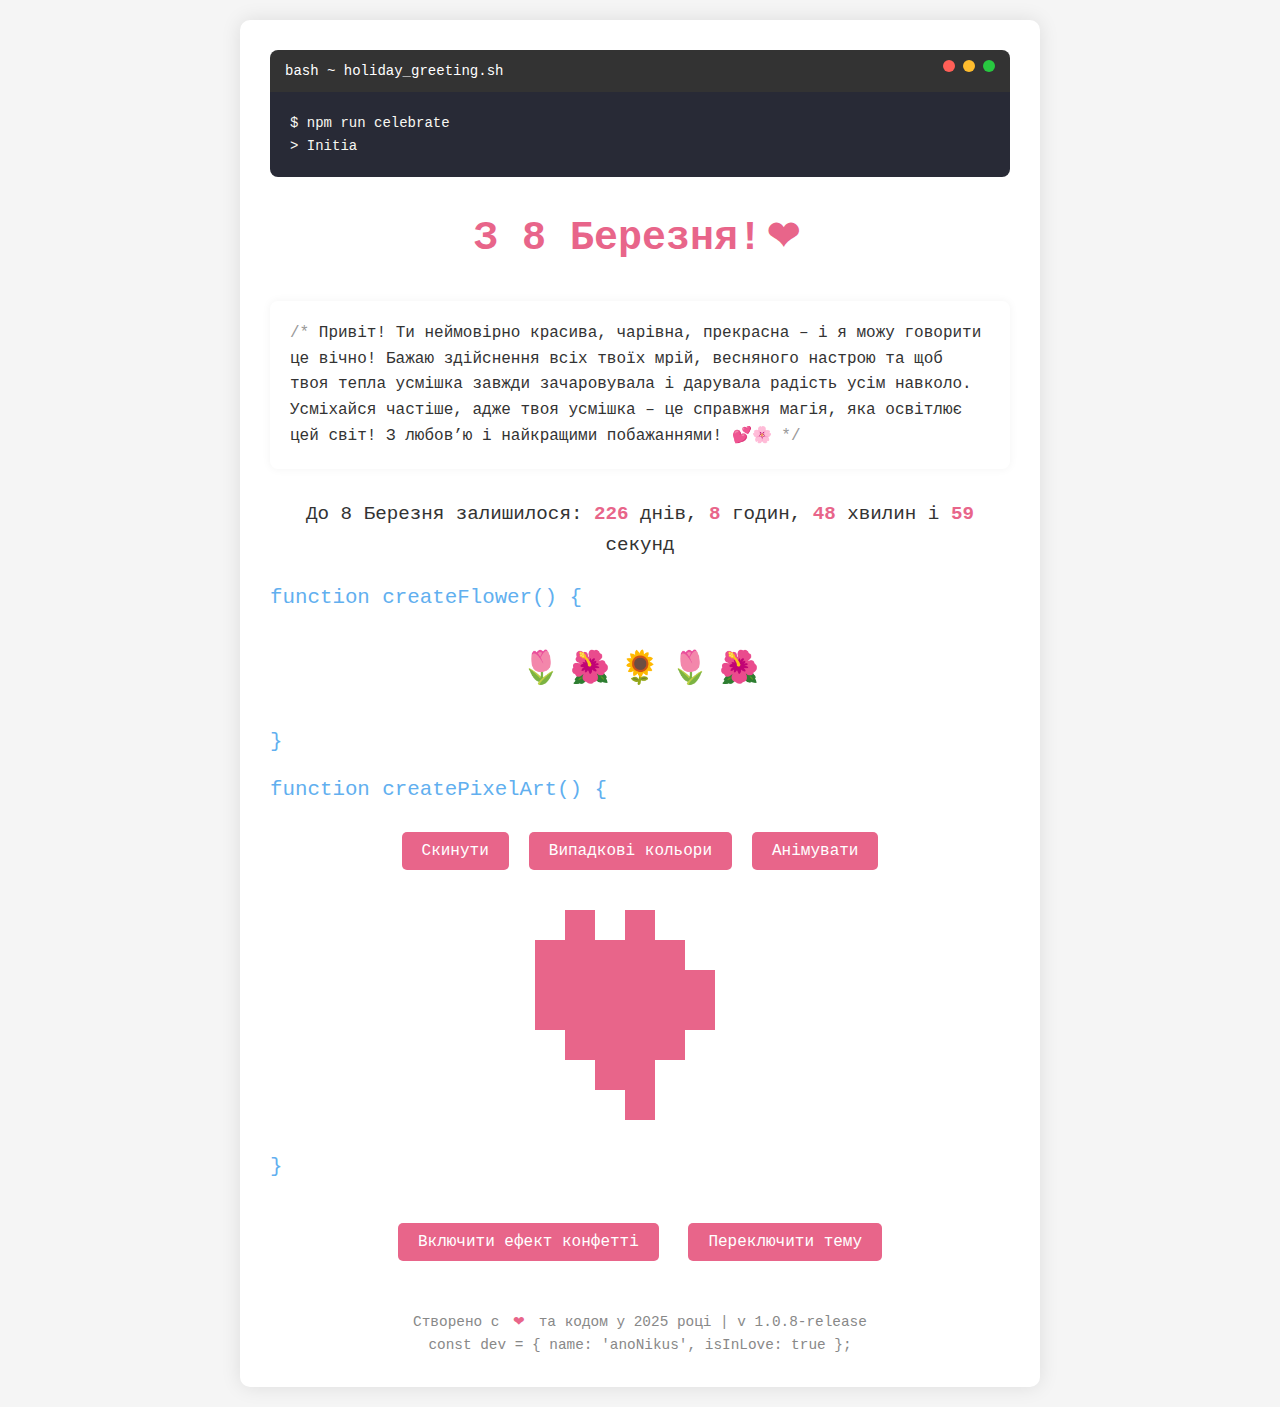
<file: heart.html>
<!DOCTYPE html>
<html lang="ru">
<head>
    <meta charset="UTF-8">
    <meta name="viewport" content="width=device-width, initial-scale=1.0">
    <title>С 8 Марта!</title>
    <style>
        * {
            margin: 0;
            padding: 0;
            box-sizing: border-box;
        }
        
        body {
            font-family: 'Courier New', monospace;
            background-color: #f5f5f5;
            color: #333;
            line-height: 1.6;
            padding: 20px;
            transition: background-color 0.5s;
        }
        
        .container {
            max-width: 800px;
            margin: 0 auto;
            background-color: #fff;
            border-radius: 10px;
            padding: 30px;
            box-shadow: 0 0 20px rgba(0, 0, 0, 0.1);
            position: relative;
            overflow: hidden;
        }
        
        .terminal-header {
            background-color: #333;
            color: #fff;
            padding: 10px 15px;
            border-radius: 8px 8px 0 0;
            font-size: 14px;
            display: flex;
            justify-content: space-between;
        }
        
        .terminal-buttons {
            display: flex;
        }
        
        .terminal-btn {
            width: 12px;
            height: 12px;
            border-radius: 50%;
            margin-left: 8px;
        }
        
        .btn-red {
            background-color: #ff5f57;
        }
        
        .btn-yellow {
            background-color: #febc2e;
        }
        
        .btn-green {
            background-color: #28c840;
        }
        
        .terminal-body {
            background-color: #282a36;
            color: #f8f8f2;
            padding: 20px;
            border-radius: 0 0 8px 8px;
            font-size: 14px;
            margin-bottom: 30px;
            white-space: pre-wrap;
            overflow-x: auto;
        }
        
        h1 {
            text-align: center;
            margin-bottom: 30px;
            color: #e8658a;
            font-size: 2.5em;
        }
        
        .message {
            background-color: #fff;
            padding: 20px;
            border-radius: 8px;
            margin-bottom: 30px;
            box-shadow: 0 0 10px rgba(0, 0, 0, 0.05);
            position: relative;
            z-index: 1;
        }
        
        .message::before {
            content: '/* ';
            color: #999;
        }
        
        .message::after {
            content: ' */';
            color: #999;
        }
        
        .greeting {
            color: #e8658a;
            font-weight: bold;
        }
        
        .function-title {
            color: #61afef;
            margin-bottom: 15px;
            font-size: 1.3em;
        }
        
        .canvas-container {
            border: 2px solid #ddd;
            border-radius: 8px;
            overflow: hidden;
            margin: 20px 0;
            position: relative;
        }
        
        canvas {
            display: block;
            background-color: #fff;
        }
        
        .toggle-section {
            margin: 30px 0;
            text-align: center;
        }
        
        .toggle-btn {
            background-color: #e8658a;
            border: none;
            color: white;
            padding: 10px 20px;
            border-radius: 5px;
            cursor: pointer;
            font-family: 'Courier New', monospace;
            font-size: 16px;
            transition: transform 0.2s, background-color 0.2s;
            margin: 10px;
        }
        
        .toggle-btn:hover {
            transform: translateY(-3px);
            background-color: #d14d73;
        }
        
        .hidden {
            display: none;
        }
        
        .flower-container {
            text-align: center;
            margin: 30px 0;
            perspective: 1000px;
        }
        
        .flower {
            display: inline-block;
            font-size: 2em;
            animation: bloom 3s infinite alternate;
            transition: transform 0.5s;
            cursor: pointer;
        }
        
        .flower:hover {
            transform: scale(1.5) rotate(15deg);
        }
        
        @keyframes bloom {
            0% {
                transform: scale(1) rotate(0deg);
            }
            100% {
                transform: scale(1.2) rotate(5deg);
            }
        }
        
        .heart {
            color: #e8658a;
            animation: pulse 1.5s infinite;
            display: inline-block;
            margin: 0 5px;
        }
        
        @keyframes pulse {
            0% {
                transform: scale(1);
            }
            50% {
                transform: scale(1.3);
            }
            100% {
                transform: scale(1);
            }
        }
        
        footer {
            text-align: center;
            margin-top: 40px;
            color: #888;
            font-size: 0.9em;
        }
        
        .snowflake {
            position: absolute;
            background-color: #e8658a;
            border-radius: 50%;
            pointer-events: none;
            opacity: 0.7;
        }
        
        .dark-mode {
            background-color: #202124;
            color: #e8eaed;
        }
        
        .dark-mode .container {
            background-color: #282a36;
            box-shadow: 0 0 20px rgba(255, 255, 255, 0.1);
        }
        
        .dark-mode .message {
            background-color: #3c3f51;
            color: #f8f8f2;
            box-shadow: 0 0 10px rgba(255, 255, 255, 0.05);
        }
        
        .dark-mode h1, .dark-mode .greeting {
            color: #ff79c6;
        }
        
        .dark-mode .toggle-btn {
            background-color: #ff79c6;
        }
        
        .dark-mode .toggle-btn:hover {
            background-color: #f54eae;
        }
        
        .dark-mode .heart {
            color: #ff79c6;
        }
        
        .countdown {
            text-align: center;
            margin: 20px 0;
            font-size: 1.2em;
        }
        
        .countdown span {
            color: #e8658a;
            font-weight: bold;
        }
        
        .dark-mode .countdown span {
            color: #ff79c6;
        }
        
        .pixel-heart {
            margin: 30px auto;
            width: 210px;
            display: flex;
            flex-wrap: wrap;
        }
        
        .pixel {
            width: 30px;
            height: 30px;
            background-color: transparent;
            transition: background-color 0.3s;
        }
        
        .pixel.filled {
            background-color: #e8658a;
        }
        
        .dark-mode .pixel.filled {
            background-color: #ff79c6;
        }
    </style>
</head>
<body>
    <div class="container">
        <div class="terminal-header">
            <span>bash ~ holiday_greeting.sh</span>
            <div class="terminal-buttons">
                <div class="terminal-btn btn-red"></div>
                <div class="terminal-btn btn-yellow"></div>
                <div class="terminal-btn btn-green"></div>
            </div>
        </div>
        <div class="terminal-body" id="terminal">$ npm run celebrate
> Initializing celebration script...
> Checking holidays database...
> Found: International Women's Day (March 8)
> Generating special greeting...
> Loading style components...
> Success! Celebration ready.
$ ./render_greeting.py --special-person="true" --celebration="8Березня"</div>
        
        <h1>З 8 Березня!<span class="heart">❤</span></h1>
        
        <div class="message">
            Привіт! Ти неймовірно красива, чарівна, прекрасна – і я можу говорити це вічно! Бажаю здійснення всіх твоїх мрій, весняного настрою та щоб твоя тепла усмішка завжди зачаровувала і дарувала радість усім навколо. 
            Усміхайся частіше, адже твоя усмішка – це справжня магія, яка освітлює цей світ! 
            З любов’ю і найкращими побажаннями! 💕🌸
        </div>
        
        <div class="countdown" id="countdown">
            <p>До 8 Березня залишилося: <span id="days">0</span> днів, <span id="hours">0</span> годин, <span id="minutes">0</span> хвилин і <span id="seconds">0</span> секунд</p>
        </div>
        
        <div class="function-title">function createFlower() {</div>
        
        <div class="flower-container">
            <span class="flower" onclick="this.textContent = '🌸'">🌷</span>
            <span class="flower" onclick="this.textContent = '🌹'">🌺</span>
            <span class="flower" onclick="this.textContent = '🌼'">🌻</span>
            <span class="flower" onclick="this.textContent = '🌸'">🌷</span>
            <span class="flower" onclick="this.textContent = '🌹'">🌺</span>
        </div>
        
        <div class="function-title">}</div>
        

        
        <div class="function-title">function createPixelArt() {</div>
        
        <div class="pixel-heart" id="pixelHeart"></div>
        
        <div class="function-title">}</div>
        
        <div class="toggle-section">
            <button class="toggle-btn" id="snowBtn">Включити ефект конфетті</button>
            <button class="toggle-btn" id="toggleMode">Переключити тему</button>
        </div>
        
        <footer>
            <p>Створено с <span class="heart">❤</span> та кодом у 2025 році | v 1.0.8-release</p>
            <p>const dev = { name: 'anoNikus', isInLove: true };</p>
        </footer>
    </div>

    <script>
        // Терминал с эффектом печати
        const terminalText = document.getElementById('terminal').textContent;
        document.getElementById('terminal').textContent = "";
        let i = 0;
        
        function typeWriter() {
            if (i < terminalText.length) {
                document.getElementById('terminal').textContent += terminalText.charAt(i);
                i++;
                setTimeout(typeWriter, Math.random() * 30 + 10);
            }
        }
        
        typeWriter();
        

        
        // Обратный отсчет до 8 Марта
        function updateCountdown() {
            const now = new Date();
            const currentYear = now.getFullYear();
            const marchEight = new Date(currentYear, 2, 8); // Месяцы начинаются с 0, поэтому 2 = март
            
            // Если 8 марта этого года уже прошло, считаем до следующего года
            if (now > marchEight) {
                marchEight.setFullYear(currentYear + 1);
            }
            
            const timeDiff = marchEight - now;
            
            // Расчет оставшегося времени
            const days = Math.floor(timeDiff / (1000 * 60 * 60 * 24));
            const hours = Math.floor((timeDiff % (1000 * 60 * 60 * 24)) / (1000 * 60 * 60));
            const minutes = Math.floor((timeDiff % (1000 * 60 * 60)) / (1000 * 60));
            const seconds = Math.floor((timeDiff % (1000 * 60)) / 1000);
            
            // Обновление элементов
            document.getElementById('days').textContent = days;
            document.getElementById('hours').textContent = hours;
            document.getElementById('minutes').textContent = minutes;
            document.getElementById('seconds').textContent = seconds;
        }
        
        setInterval(updateCountdown, 1000);
        updateCountdown();
        
        // Эффект конфетти
        let showSnow = false;
        const snowflakes = [];
        
        function createSnowflake() {
            const snowflake = document.createElement('div');
            snowflake.classList.add('snowflake');
            
            // Случайный размер и позиция
            const size = Math.random() * 10 + 5;
            const startPositionX = Math.random() * window.innerWidth;
            
            snowflake.style.width = `${size}px`;
            snowflake.style.height = `${size}px`;
            snowflake.style.left = `${startPositionX}px`;
            snowflake.style.top = '0px';
            
            // Случайный цвет
            const colors = ['#ffb6c1', '#e8658a', '#ff69b4', '#ffc0cb', '#ff1493'];
            snowflake.style.backgroundColor = colors[Math.floor(Math.random() * colors.length)];
            
            document.body.appendChild(snowflake);
            
            // Анимация падения
            const speed = Math.random() * 3 + 2;
            const horizontalMovement = Math.random() * 2 - 1; // Випадкове зміщення вліво або вправо
            
            return {
                element: snowflake,
                speed: speed,
                horizontalMovement: horizontalMovement,
                positionY: 0,
                positionX: startPositionX
            };
        }
        
        function moveSnowflakes() {
            for (let i = 0; i < snowflakes.length; i++) {
                const snowflake = snowflakes[i];
                snowflake.positionY += snowflake.speed;
                snowflake.positionX += snowflake.horizontalMovement;
                
                snowflake.element.style.top = `${snowflake.positionY}px`;
                snowflake.element.style.left = `${snowflake.positionX}px`;
                
                // Удаление снежинок, которые вышли за пределы экрана
                if (snowflake.positionY > window.innerHeight) {
                    document.body.removeChild(snowflake.element);
                    snowflakes.splice(i, 1);
                    i--;
                }
            }
            
            // Добавление новых снежинок
            if (showSnow && snowflakes.length < 50) {
                snowflakes.push(createSnowflake());
            }
            
            if (showSnow || snowflakes.length > 0) {
                requestAnimationFrame(moveSnowflakes);
            }
        }
        
        // Переключение эффекта конфетти
        document.getElementById('snowBtn').addEventListener('click', function() {
            showSnow = !showSnow;
            this.textContent = showSnow ? 'Вимкнути ефект конфетті' : 'Включити ефект конфетті';
            
            if (showSnow) {
                moveSnowflakes();
            }
        });
        
        // Переключение темной темы
        document.getElementById('toggleMode').addEventListener('click', function() {
            document.body.classList.toggle('dark-mode');
            this.textContent = document.body.classList.contains('dark-mode') ? 'Світла тема' : 'Темна тема';
        });
        

        
        // Создание пиксельного сердца с интерактивными возможностями
        const pixelHeart = document.getElementById('pixelHeart');
        const pixelRows = 7;
        const pixelCols = 7;
        const heartPattern = [
            0, 1, 0, 1, 0, 0, 0,
            1, 1, 1, 1, 1, 0, 0,
            1, 1, 1, 1, 1, 1, 0,
            1, 1, 1, 1, 1, 1, 0,
            0, 1, 1, 1, 1, 0, 0,
            0, 0, 1, 1, 0, 0, 0,
            0, 0, 0, 1, 0, 0, 0
        ];
        
        // Создаем матрицу для хранения текущего состояния
        let currentPattern = [...heartPattern];
        let colors = ['#e8658a', '#ff69b4', '#ff1493', '#ff3366', '#d14d73'];
        
        // Создаем панель управления
        const controlPanel = document.createElement('div');
        controlPanel.style.display = 'flex';
        controlPanel.style.justifyContent = 'center';
        controlPanel.style.margin = '10px 0';
        
        // Кнопка для сброса к исходному сердцу
        const resetBtn = document.createElement('button');
        resetBtn.textContent = 'Скинути';
        resetBtn.className = 'toggle-btn';
        resetBtn.style.marginRight = '10px';
        
        // Кнопка для случайной расцветки
        const randomColorBtn = document.createElement('button');
        randomColorBtn.textContent = 'Випадкові кольори';
        randomColorBtn.className = 'toggle-btn';
        
        // Кнопка для анимации пульсации
        const pulseBtn = document.createElement('button');
        pulseBtn.textContent = 'Анімувати';
        pulseBtn.className = 'toggle-btn';
        pulseBtn.style.marginLeft = '10px';
        
        // Добавляем кнопки на панель
        controlPanel.appendChild(resetBtn);
        controlPanel.appendChild(randomColorBtn);
        controlPanel.appendChild(pulseBtn);
        
        // Добавляем панель управления перед pixelHeart
        pixelHeart.parentNode.insertBefore(controlPanel, pixelHeart);
        
        // Функция создания пикселей
        function createPixels() {
            // Очищаем текущие пиксели
            pixelHeart.innerHTML = '';
            
            for (let i = 0; i < currentPattern.length; i++) {
                const pixel = document.createElement('div');
                pixel.classList.add('pixel');
                pixel.dataset.index = i;
                
                if (currentPattern[i] === 1) {
                    pixel.classList.add('filled');
                    // Добавим случайный цвет из палитры, если выбраны случайные цвета
                    if (randomColorsEnabled) {
                        pixel.style.backgroundColor = colors[Math.floor(Math.random() * colors.length)];
                    }
                }
                
                // Добавляем обработчик клика для переключения состояния
                pixel.addEventListener('click', function() {
                    const index = parseInt(this.dataset.index);
                    if (currentPattern[index] === 0) {
                        currentPattern[index] = 1;
                        this.classList.add('filled');
                        // Выбираем случайный цвет из палитры
                        this.style.backgroundColor = colors[Math.floor(Math.random() * colors.length)];
                    } else {
                        currentPattern[index] = 0;
                        this.classList.remove('filled');
                        this.style.backgroundColor = '';
                    }
                });
                
                // Добавляем hover эффект
                pixel.addEventListener('mouseover', function() {
                    if (!currentPattern[parseInt(this.dataset.index)]) {
                        this.style.backgroundColor = '#ffecf1';
                    }
                });
                
                pixel.addEventListener('mouseout', function() {
                    if (!currentPattern[parseInt(this.dataset.index)]) {
                        this.style.backgroundColor = '';
                    }
                });
                
                pixelHeart.appendChild(pixel);
            }
        }
        
        // Переменные для управления режимами
        let randomColorsEnabled = false;
        let pulseAnimationEnabled = false;
        let pulseInterval;
        
        // Обработчик для кнопки сброса
        resetBtn.addEventListener('click', function() {
            currentPattern = [...heartPattern];
            randomColorsEnabled = false;
            stopPulseAnimation();
            createPixels();
        });
        
        // Обработчик для кнопки случайных цветов
        randomColorBtn.addEventListener('click', function() {
            randomColorsEnabled = !randomColorsEnabled;
            this.textContent = randomColorsEnabled ? 'Стандартний колір' : 'Випадкові кольори';
            
            if (randomColorsEnabled) {
                // Применяем случайные цвета ко всем заполненным пикселям
                document.querySelectorAll('.pixel.filled').forEach(pixel => {
                    pixel.style.backgroundColor = colors[Math.floor(Math.random() * colors.length)];
                });
            } else {
                // Возвращаем стандартный цвет
                document.querySelectorAll('.pixel.filled').forEach(pixel => {
                    pixel.style.backgroundColor = '';
                });
            }
        });
        
        // Функция для анимации пульсации
        function startPulseAnimation() {
            let scale = 1;
            let growing = true;
            
            pulseInterval = setInterval(() => {
                if (growing) {
                    scale += 0.02;
                    if (scale >= 1.1) growing = false;
                } else {
                    scale -= 0.02;
                    if (scale <= 0.9) growing = true;
                }
                
                pixelHeart.style.transform = `scale(${scale})`;
            }, 50);
        }
        
        function stopPulseAnimation() {
            clearInterval(pulseInterval);
            pixelHeart.style.transform = 'scale(1)';
            pulseAnimationEnabled = false;
            pulseBtn.textContent = 'Анімувати';
        }
        
        // Обработчик для кнопки анимации
        pulseBtn.addEventListener('click', function() {
            pulseAnimationEnabled = !pulseAnimationEnabled;
            
            if (pulseAnimationEnabled) {
                this.textContent = 'Зупинити';
                startPulseAnimation();
            } else {
                stopPulseAnimation();
            }
        });
        
        // Инициализация пикселей
        createPixels();
    </script>
</body>
</html>
</file>
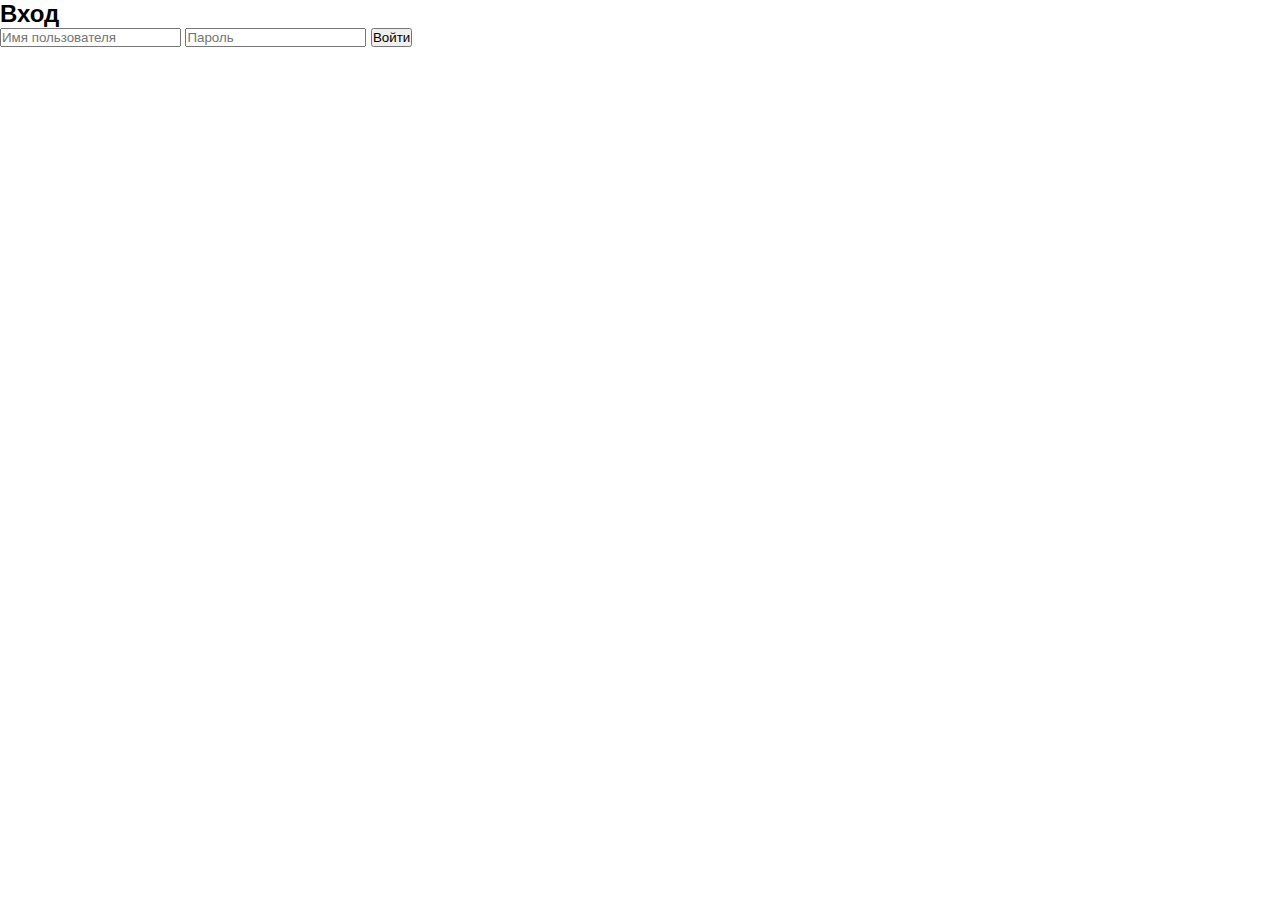
<file: login.html>
<!DOCTYPE html>
<html lang="ru">
<head>
    <meta charset="UTF-8">
    <meta name="viewport" content="width=device-width, initial-scale=1.0">
    <title>Вход</title>
    <link rel="stylesheet" href="style.css">
</head>
<body>
    <div class="login-container">
        <h2>Вход</h2>
        <input type="text" id="username" placeholder="Имя пользователя">
        <input type="password" id="password" placeholder="Пароль">
        <button onclick="login()">Войти</button>
    </div>
    <script src="script.js"></script>
</body>
</html>
</file>
<file: style.css>
* {
  margin: 0;
  padding: 0;
  box-sizing: border-box;
}

html, body {
  height: 100%;
  width: 100%;
  overflow: hidden;
  font-family: Arial, sans-serif;
  position: fixed;
  top: 0;
  left: 0;
  transition: transform 2s ease-in-out, opacity 2s ease-in-out;
}

.background-video {
  position: fixed;
  top: 0;
  left: 0;
  width: 100vw;
  height: 100vh;
  object-fit: cover;
  z-index: -1;
}

/* Контейнер */
.container {
  display: flex;
  width: 100vw;
  height: 100vh;
  perspective: 1000px;
}

.left-section, .right-section {
  width: 50%;
  display: flex;
  align-items: center;
  justify-content: center;
}

/* Хом'ячок */
.hamster-wrapper {
  display: flex;
  flex-direction: column;
  align-items: center;
}

.hamster {
  width: 200px;
  height: auto;
  border-radius: 20px;
  object-fit: cover;
  filter: drop-shadow(0px 0px 10px rgba(255, 255, 255, 0.3));
  opacity: 0;
  transform: translateX(100vw) scale(0.5) rotateX(0deg);
  animation: hamsterJump 1.5s ease-in-out forwards;
}

/* Кнопки вибору хом'ячка */
.hamster-options {
  margin-top: 15px;
  display: flex;
  gap: 10px;
  opacity: 0;
  transform: translateY(20px);
  animation: fadeInButtons 1.5s ease-in-out forwards 1s;
}

.hamster-options button {
  font-size: 20px;
  padding: 10px;
  background: #fff;
  border: 2px solid #ccc;
  border-radius: 50%;
  cursor: pointer;
  transition: transform 0.3s, background 0.3s;
}

.hamster-options button:hover {
  background: #f0f0f0;
  transform: scale(1.1);
}

/* Форма входу */
.login-box {
  background: rgba(255, 255, 255, 0.9);
  padding: 30px;
  border-radius: 15px;
  text-align: center;
  box-shadow: 0 0 10px rgba(0, 0, 0, 0.2);
  opacity: 0;
  transform: translateY(30px);
  animation: fadeIn 1.5s ease-in-out forwards 0.5s;
}

.login-box h2 {
  font-size: 24px;
  color: black;
  margin-bottom: 20px;
}

.login-box input {
  width: 100%;
  padding: 10px;
  margin: 10px 0;
  border: 1px solid #ccc;
  border-radius: 8px;
  font-size: 16px;
  background: #f9f9f9;
  color: black;
}

/* Эффект свечения для активного поля ввода */
.login-box input:focus {
  border-color: #4CAF50;
  box-shadow: 0 0 10px rgba(76, 175, 80, 0.5);
  outline: none;
}

/* Кнопка "Увійти" */
.login-btn {
  width: 100%;
  padding: 10px;
  background: #4CAF50;
  color: white;
  border: none;
  border-radius: 8px;
  font-size: 18px;
  cursor: pointer;
  transition: transform 0.5s ease-in-out, background 0.3s, box-shadow 0.3s;
}

.login-btn:hover {
  transform: scale(1.1);
  background: #3e8e41;
  box-shadow: 0px 0px 15px rgba(0, 255, 0, 0.5);
}

/* Посилання "Забули пароль" */
.forgot-password {
  display: block;
  margin-top: 10px;
  color: #555;
  text-decoration: none;
  font-size: 14px;
}

.forgot-password:hover {
  text-decoration: underline;
}

/* Анімація */
@keyframes hamsterJump {
  0% {
    opacity: 0;
    transform: translateX(100vw) scale(0.5) rotateX(0deg);
  }
  50% {
    opacity: 1;
    transform: translateX(50vw) scale(1.2) rotateX(180deg);
  }
  100% {
    opacity: 1;
    transform: translateX(0) scale(1) rotateX(360deg);
  }
}

@keyframes fadeIn {
  from {
    opacity: 0;
    transform: translateY(30px);
  }
  to {
    opacity: 1;
    transform: translateY(0);
  }
}

@keyframes fadeInButtons {
  from {
    opacity: 0;
    transform: translateY(20px);
  }
  to {
    opacity: 1;
    transform: translateY(0);
  }
}
</file>
